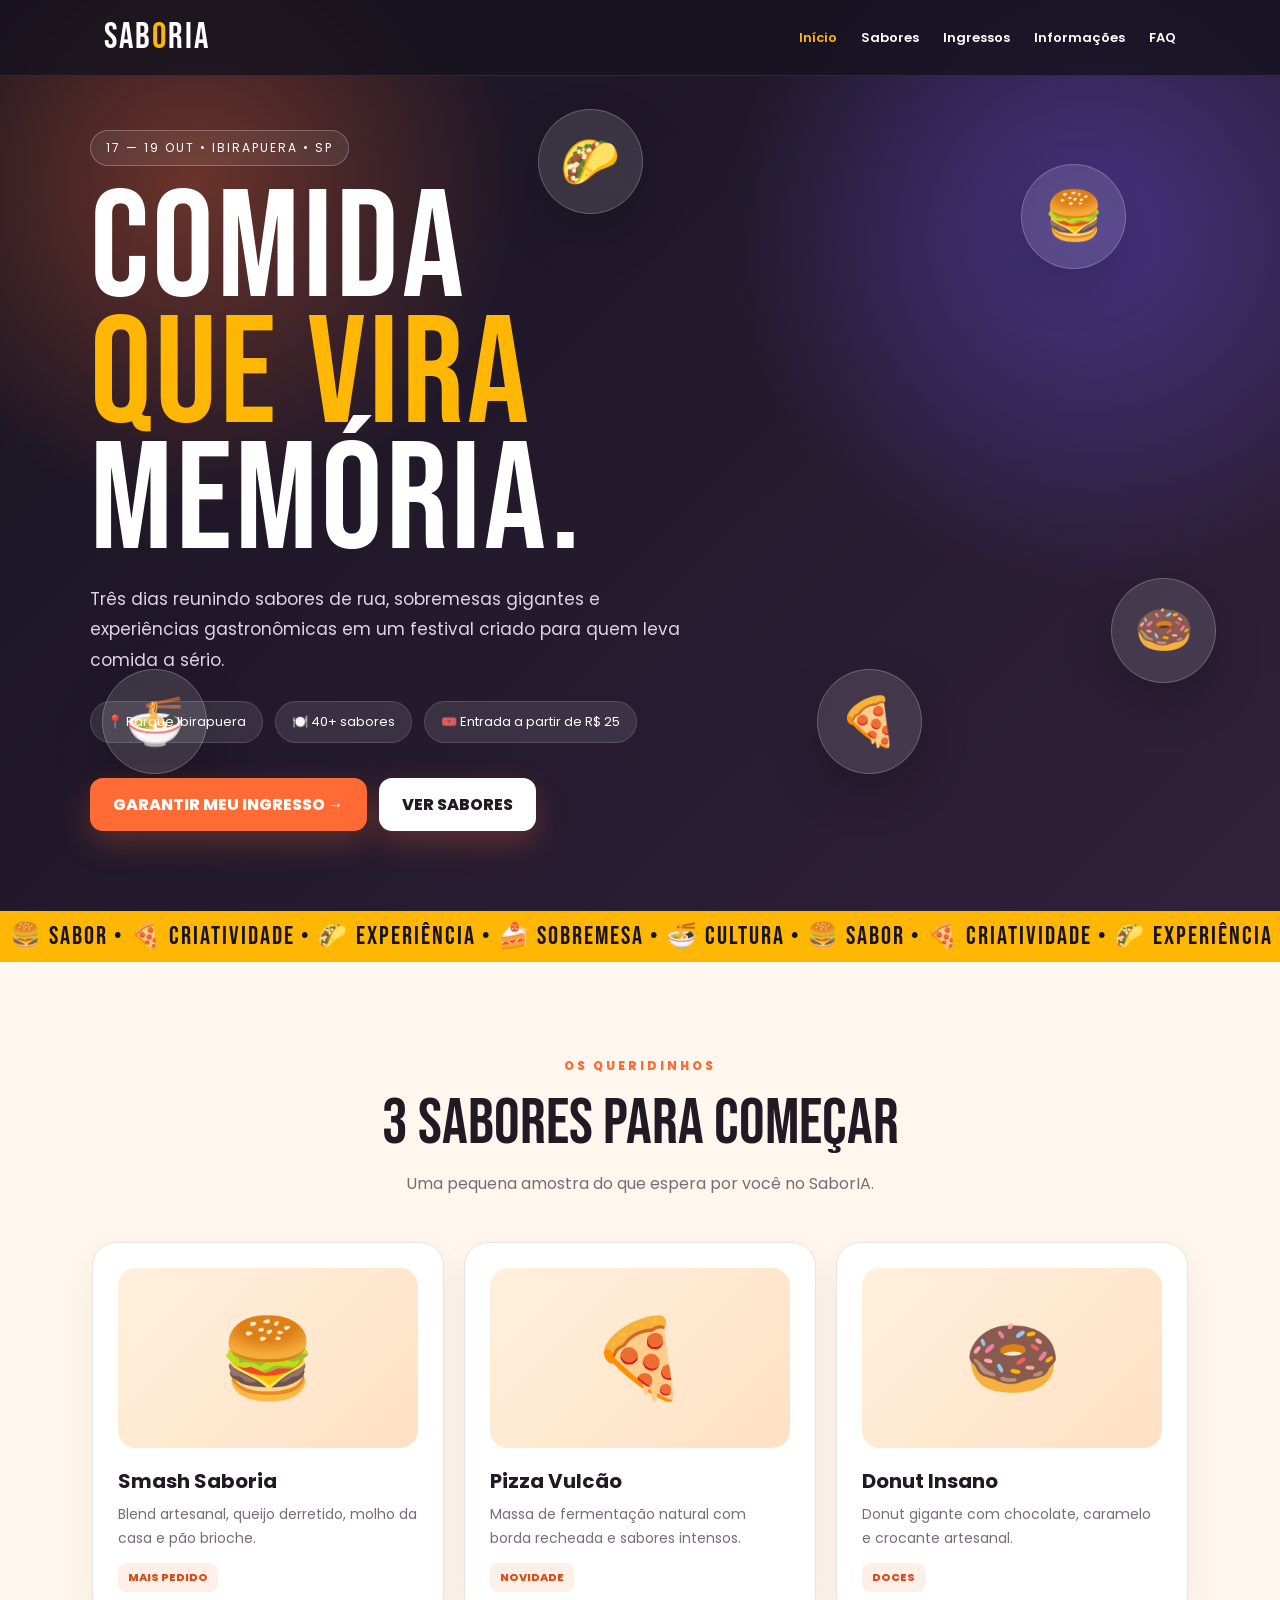
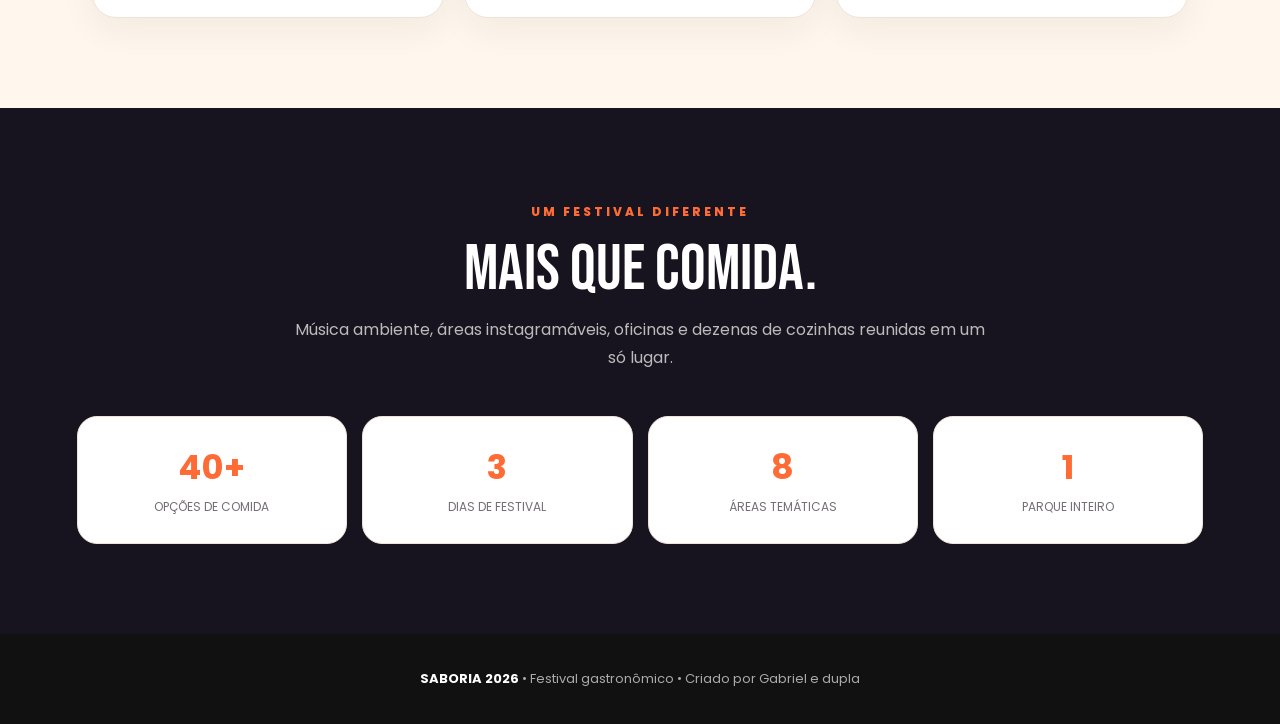
<file: index.html>
<!DOCTYPE html>
<html lang="pt-BR"><head><meta charset="UTF-8"><meta name="viewport" content="width=device-width,initial-scale=1.0"><title>Saboria | Festival de Comida</title><link rel="stylesheet" href="style.css"></head>
<body>
<header><div class="nav"><a class="logo" href="index.html">SAB<span>O</span>RIA</a><div class="menu-btn" onclick="document.querySelector('.nav').classList.toggle('open')">☰</div><nav><a class="active" href="index.html">Início</a><a href="lineup.html">Sabores</a><a href="ingressos.html">Ingressos</a><a href="informacoes.html">Informações</a><a href="faq.html">FAQ</a></nav></div></header>
<main>
<section class="hero"><div class="bubbles"><div class="food">🍔</div><div class="food">🍕</div><div class="food">🍩</div><div class="food">🌮</div><div class="food">🍜</div></div><div class="hero-inner reveal"><span class="kicker">17 — 19 OUT • IBIRAPUERA • SP</span><h1>COMIDA<br><span>QUE VIRA</span><br>MEMÓRIA.</h1><p>Três dias reunindo sabores de rua, sobremesas gigantes e experiências gastronômicas em um festival criado para quem leva comida a sério.</p><div class="hero-info"><span class="pill">📍 Parque Ibirapuera</span><span class="pill">🍽️ 40+ sabores</span><span class="pill">🎟️ Entrada a partir de R$ 25</span></div><a class="btn" href="ingressos.html">GARANTIR MEU INGRESSO →</a> <a class="btn alt" href="lineup.html">VER SABORES</a></div></section>
<div class="marquee"><span>🍔 SABOR • 🍕 CRIATIVIDADE • 🌮 EXPERIÊNCIA • 🍰 SOBREMESA • 🍜 CULTURA • 🍔 SABOR • 🍕 CRIATIVIDADE • 🌮 EXPERIÊNCIA • 🍰 SOBREMESA • 🍜 CULTURA • </span></div>
<section class="section"><div class="section-head"><span class="eyebrow">Os queridinhos</span><h2>3 sabores para começar</h2><p>Uma pequena amostra do que espera por você no SaborIA.</p></div><div class="grid">
<article class="card"><div class="food-icon">🍔</div><h3>Smash Saboria</h3><p>Blend artesanal, queijo derretido, molho da casa e pão brioche.</p><span class="tag">MAIS PEDIDO</span></article>
<article class="card"><div class="food-icon">🍕</div><h3>Pizza Vulcão</h3><p>Massa de fermentação natural com borda recheada e sabores intensos.</p><span class="tag">NOVIDADE</span></article>
<article class="card"><div class="food-icon">🍩</div><h3>Donut Insano</h3><p>Donut gigante com chocolate, caramelo e crocante artesanal.</p><span class="tag">DOCES</span></article>
</div></section>
<section class="section dark"><div class="section-head"><span class="eyebrow">Um festival diferente</span><h2>MAIS QUE COMIDA.</h2><p style="color:#bbb">Música ambiente, áreas instagramáveis, oficinas e dezenas de cozinhas reunidas em um só lugar.</p></div><div class="stats"><div class="stat"><strong>40+</strong><span>OPÇÕES DE COMIDA</span></div><div class="stat"><strong>3</strong><span>DIAS DE FESTIVAL</span></div><div class="stat"><strong>8</strong><span>ÁREAS TEMÁTICAS</span></div><div class="stat"><strong>1</strong><span>PARQUE INTEIRO</span></div></div></section>
</main><footer><strong>SABORIA 2026</strong> • Festival gastronômico • Criado por Gabriel e dupla</footer>
</body></html>
</file>
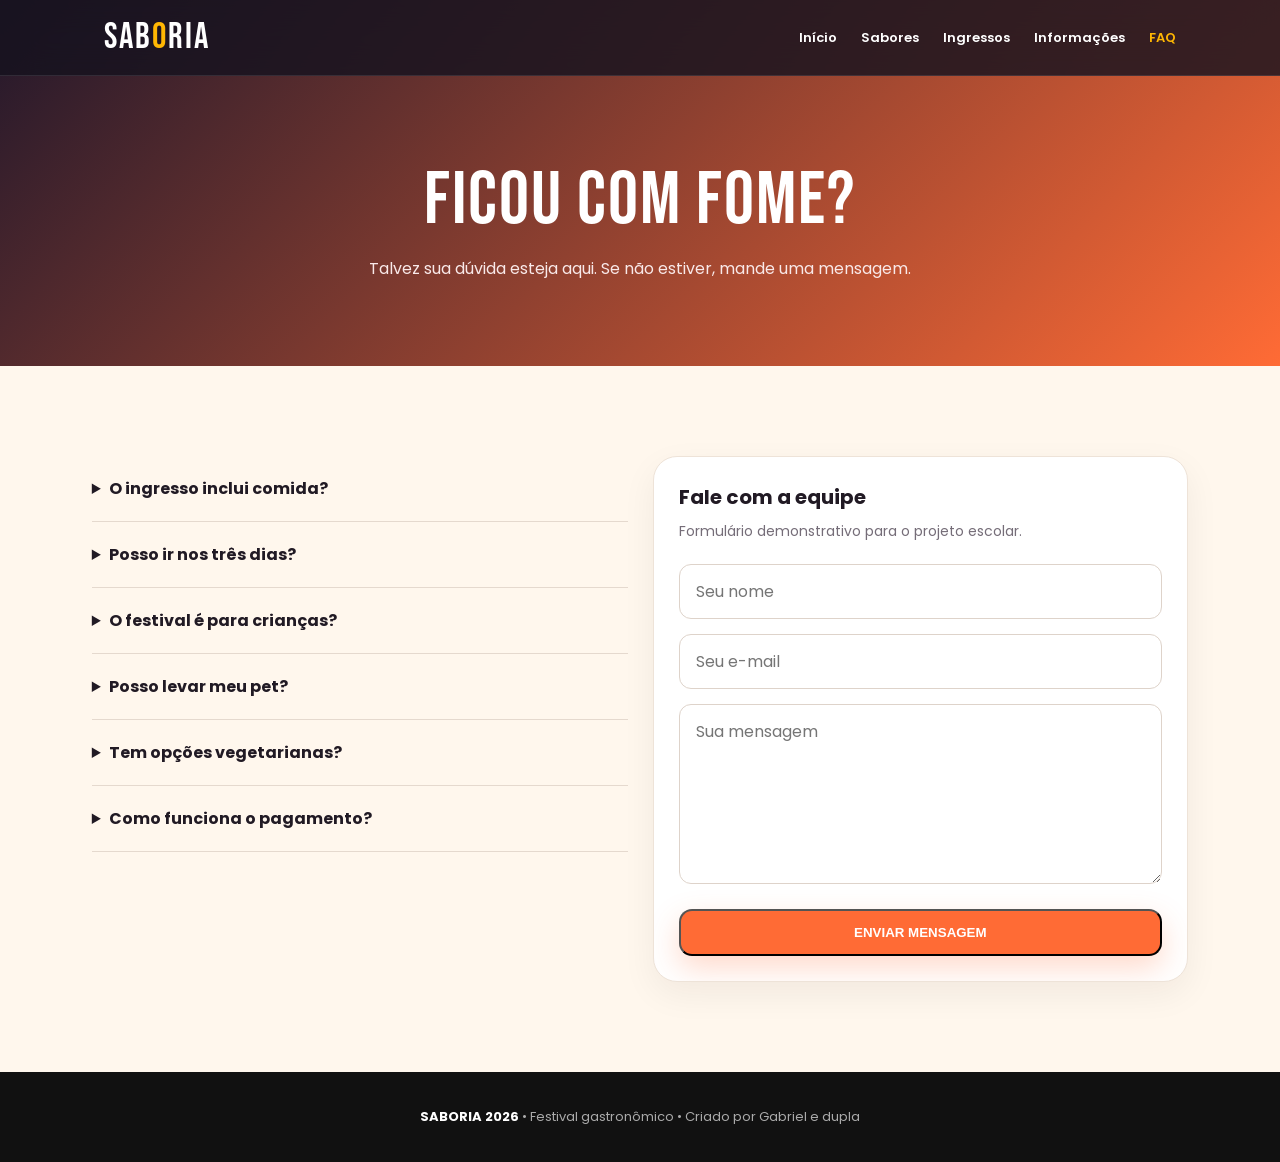
<file: faq.html>
<!DOCTYPE html>
<html lang="pt-BR"><head><meta charset="UTF-8"><meta name="viewport" content="width=device-width,initial-scale=1.0"><title>FAQ | Saboria</title><link rel="stylesheet" href="style.css"></head>
<body><header><div class="nav"><a class="logo" href="index.html">SAB<span>O</span>RIA</a><div class="menu-btn" onclick="document.querySelector('.nav').classList.toggle('open')">☰</div><nav><a href="index.html">Início</a><a href="lineup.html">Sabores</a><a href="ingressos.html">Ingressos</a><a href="informacoes.html">Informações</a><a class="active" href="faq.html">FAQ</a></nav></div></header>
<div class="page-hero"><h1>FICOU COM FOME?</h1><p>Talvez sua dúvida esteja aqui. Se não estiver, mande uma mensagem.</p></div>
<section class="section"><div class="info-grid"><div>
<details class="faq"><summary>O ingresso inclui comida?</summary><p>O ingresso dá acesso ao festival. Os pratos são vendidos separadamente, exceto quando indicado em uma experiência especial.</p></details>
<details class="faq"><summary>Posso ir nos três dias?</summary><p>Sim. O Passaporte 3 Dias permite acesso durante os três dias do evento.</p></details>
<details class="faq"><summary>O festival é para crianças?</summary><p>Sim. O evento possui áreas para famílias. Crianças devem estar acompanhadas de um responsável.</p></details>
<details class="faq"><summary>Posso levar meu pet?</summary><p>O acesso de animais deve seguir as regras do local e as áreas sinalizadas pela organização.</p></details>
<details class="faq"><summary>Tem opções vegetarianas?</summary><p>Sim. O festival possui opções vegetarianas e diferentes estilos de alimentação.</p></details>
<details class="faq"><summary>Como funciona o pagamento?</summary><p>As barracas aceitam cartão e meios digitais. Consulte cada estabelecimento para confirmar as formas disponíveis.</p></details>
</div>
<div class="card"><h3>Fale com a equipe</h3><p style="color:#756d78;margin:8px 0 20px">Formulário demonstrativo para o projeto escolar.</p><form><input class="input" type="text" placeholder="Seu nome"><input class="input" type="email" placeholder="Seu e-mail"><textarea rows="6" placeholder="Sua mensagem"></textarea><button class="btn" type="button">ENVIAR MENSAGEM</button></form></div></div></section>
<footer><strong>SABORIA 2026</strong> • Festival gastronômico • Criado por Gabriel e dupla</footer></body></html>
</file>
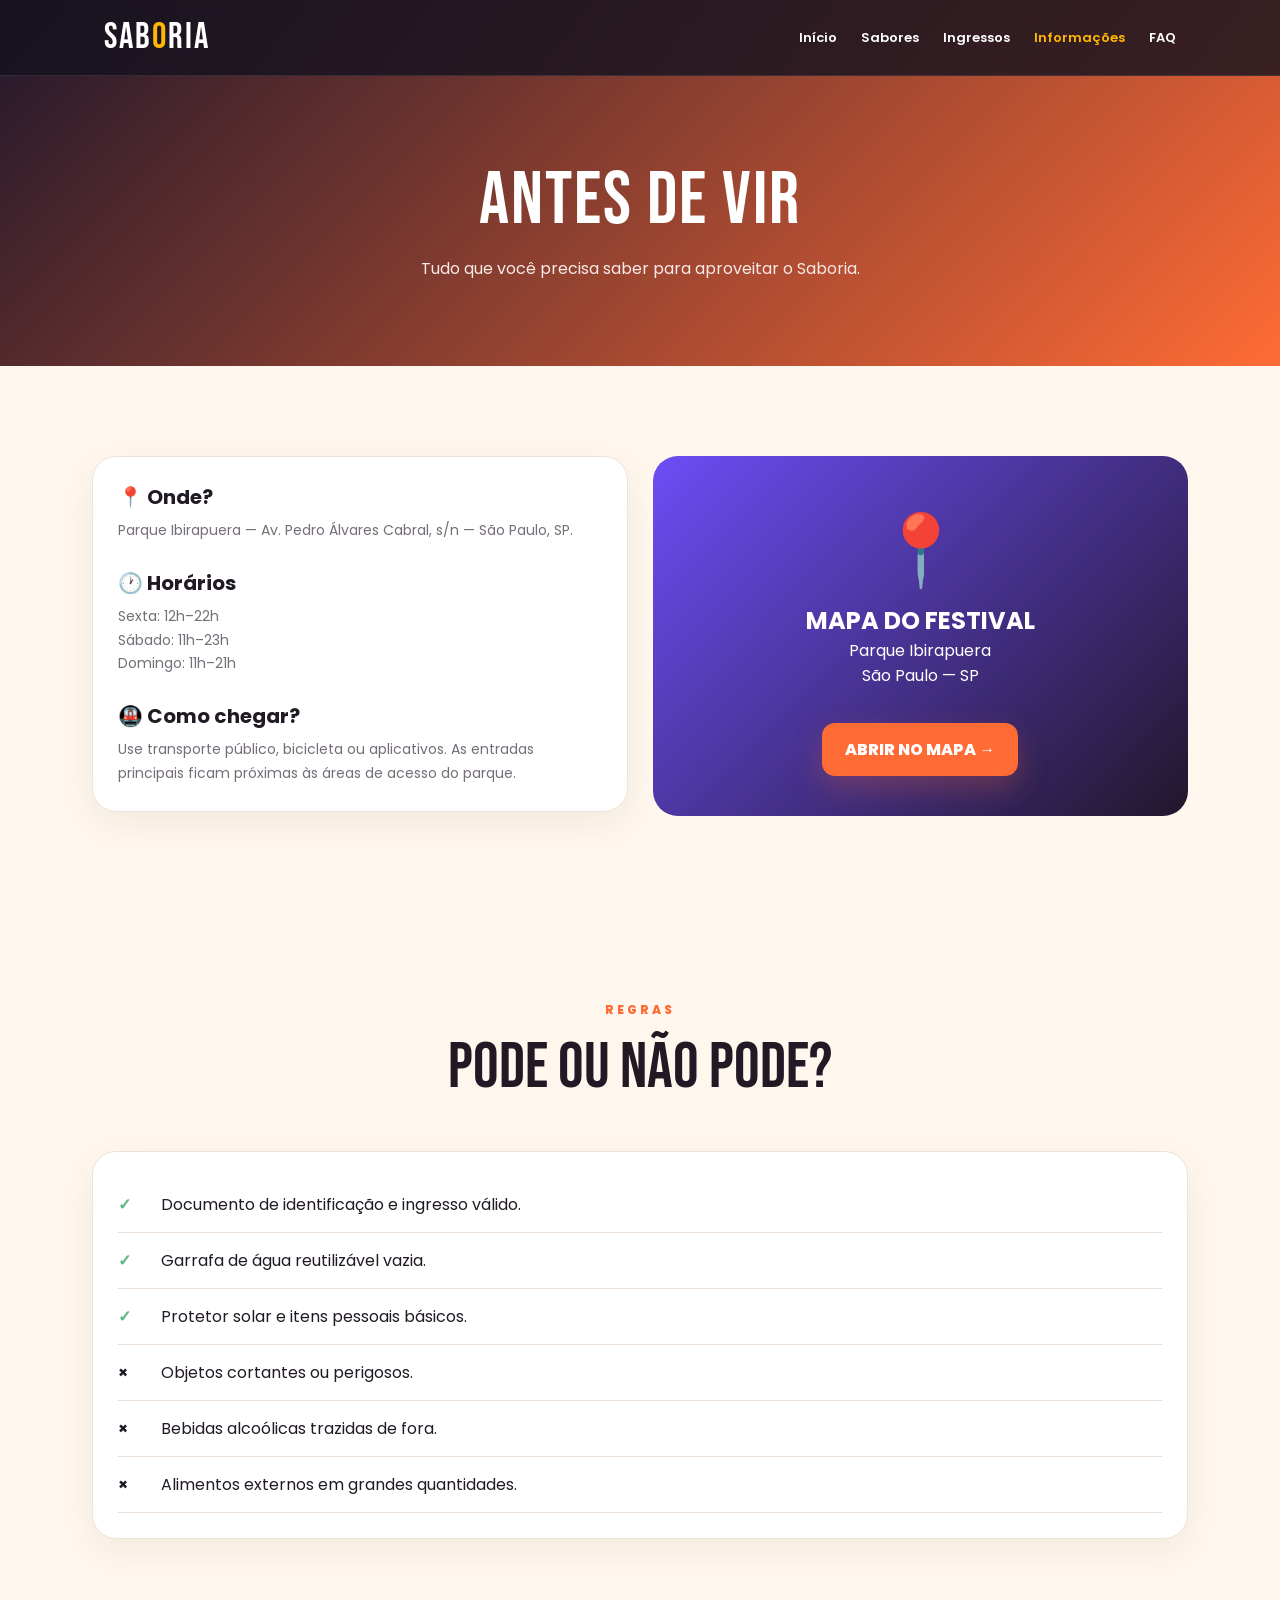
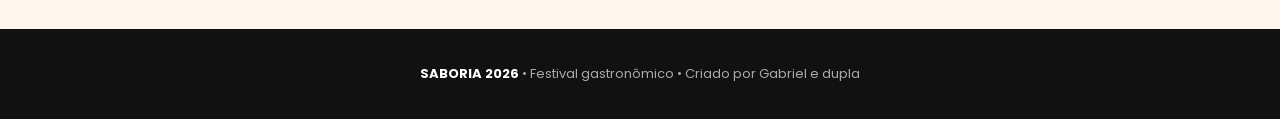
<file: informacoes.html>
<!DOCTYPE html>
<html lang="pt-BR"><head><meta charset="UTF-8"><meta name="viewport" content="width=device-width,initial-scale=1.0"><title>Informações | Saboria</title><link rel="stylesheet" href="style.css"></head>
<body><header><div class="nav"><a class="logo" href="index.html">SAB<span>O</span>RIA</a><div class="menu-btn" onclick="document.querySelector('.nav').classList.toggle('open')">☰</div><nav><a href="index.html">Início</a><a href="lineup.html">Sabores</a><a href="ingressos.html">Ingressos</a><a class="active" href="informacoes.html">Informações</a><a href="faq.html">FAQ</a></nav></div></header>
<div class="page-hero"><h1>ANTES DE VIR</h1><p>Tudo que você precisa saber para aproveitar o Saboria.</p></div>
<section class="section"><div class="info-grid"><div><div class="card"><h3>📍 Onde?</h3><p>Parque Ibirapuera — Av. Pedro Álvares Cabral, s/n — São Paulo, SP.</p><br><h3>🕐 Horários</h3><p>Sexta: 12h–22h<br>Sábado: 11h–23h<br>Domingo: 11h–21h</p><br><h3>🚇 Como chegar?</h3><p>Use transporte público, bicicleta ou aplicativos. As entradas principais ficam próximas às áreas de acesso do parque.</p></div></div>
<div class="map"><div><div class="pin">📍</div><h2>MAPA DO FESTIVAL</h2><p>Parque Ibirapuera<br>São Paulo — SP</p><br><a class="btn" href="https://www.google.com/maps/search/Parque+Ibirapuera" target="_blank">ABRIR NO MAPA →</a></div></div></div></section>
<section class="section"><div class="section-head"><span class="eyebrow">Regras</span><h2>PODE OU NÃO PODE?</h2></div><div class="card">
<div class="rule"><b class="ok">✓</b><span>Documento de identificação e ingresso válido.</span></div>
<div class="rule"><b class="ok">✓</b><span>Garrafa de água reutilizável vazia.</span></div>
<div class="rule"><b class="ok">✓</b><span>Protetor solar e itens pessoais básicos.</span></div>
<div class="rule"><b class="no">×</b><span>Objetos cortantes ou perigosos.</span></div>
<div class="rule"><b class="no">×</b><span>Bebidas alcoólicas trazidas de fora.</span></div>
<div class="rule"><b class="no">×</b><span>Alimentos externos em grandes quantidades.</span></div>
</div></section>
<footer><strong>SABORIA 2026</strong> • Festival gastronômico • Criado por Gabriel e dupla</footer></body></html>
</file>
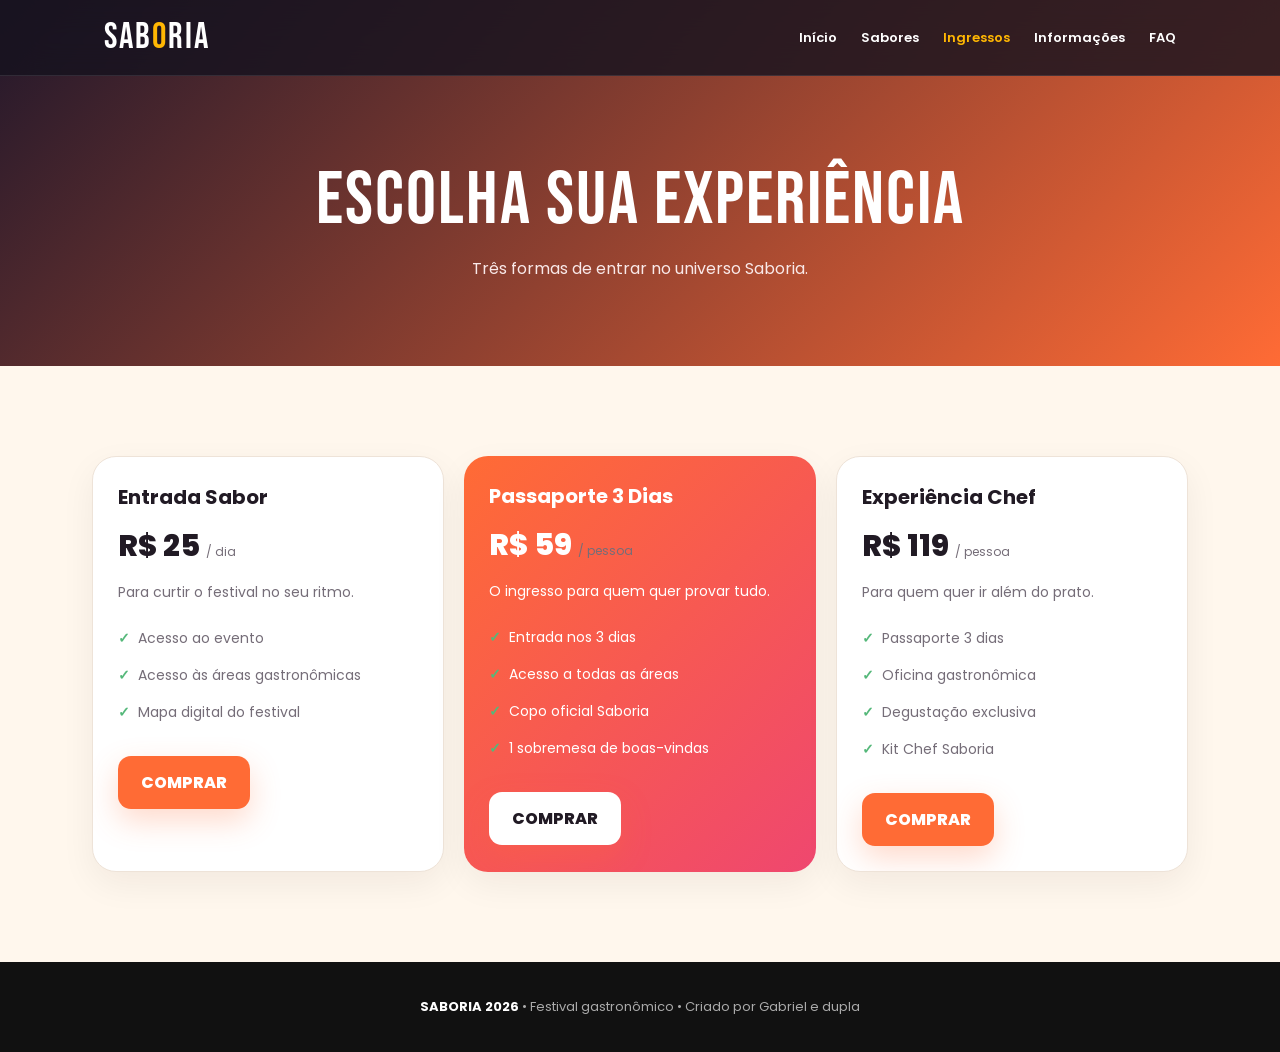
<file: ingressos.html>
<!DOCTYPE html>
<html lang="pt-BR"><head><meta charset="UTF-8"><meta name="viewport" content="width=device-width,initial-scale=1.0"><title>Ingressos | Saboria</title><link rel="stylesheet" href="style.css"></head>
<body><header><div class="nav"><a class="logo" href="index.html">SAB<span>O</span>RIA</a><div class="menu-btn" onclick="document.querySelector('.nav').classList.toggle('open')">☰</div><nav><a href="index.html">Início</a><a href="lineup.html">Sabores</a><a class="active" href="ingressos.html">Ingressos</a><a href="informacoes.html">Informações</a><a href="faq.html">FAQ</a></nav></div></header>
<div class="page-hero"><h1>ESCOLHA SUA EXPERIÊNCIA</h1><p>Três formas de entrar no universo Saboria.</p></div>
<section class="section"><div class="grid">
<article class="card"><h3>Entrada Sabor</h3><div class="price">R$ 25 <small>/ dia</small></div><p>Para curtir o festival no seu ritmo.</p><ul class="list"><li>Acesso ao evento</li><li>Acesso às áreas gastronômicas</li><li>Mapa digital do festival</li></ul><a class="btn" href="#">COMPRAR</a></article>
<article class="card highlight"><h3>Passaporte 3 Dias</h3><div class="price">R$ 59 <small>/ pessoa</small></div><p>O ingresso para quem quer provar tudo.</p><ul class="list"><li>Entrada nos 3 dias</li><li>Acesso a todas as áreas</li><li>Copo oficial Saboria</li><li>1 sobremesa de boas-vindas</li></ul><a class="btn" style="background:#fff;color:#211a24" href="#">COMPRAR</a></article>
<article class="card"><h3>Experiência Chef</h3><div class="price">R$ 119 <small>/ pessoa</small></div><p>Para quem quer ir além do prato.</p><ul class="list"><li>Passaporte 3 dias</li><li>Oficina gastronômica</li><li>Degustação exclusiva</li><li>Kit Chef Saboria</li></ul><a class="btn" href="#">COMPRAR</a></article>
</div></section>
<footer><strong>SABORIA 2026</strong> • Festival gastronômico • Criado por Gabriel e dupla</footer></body></html>
</file>
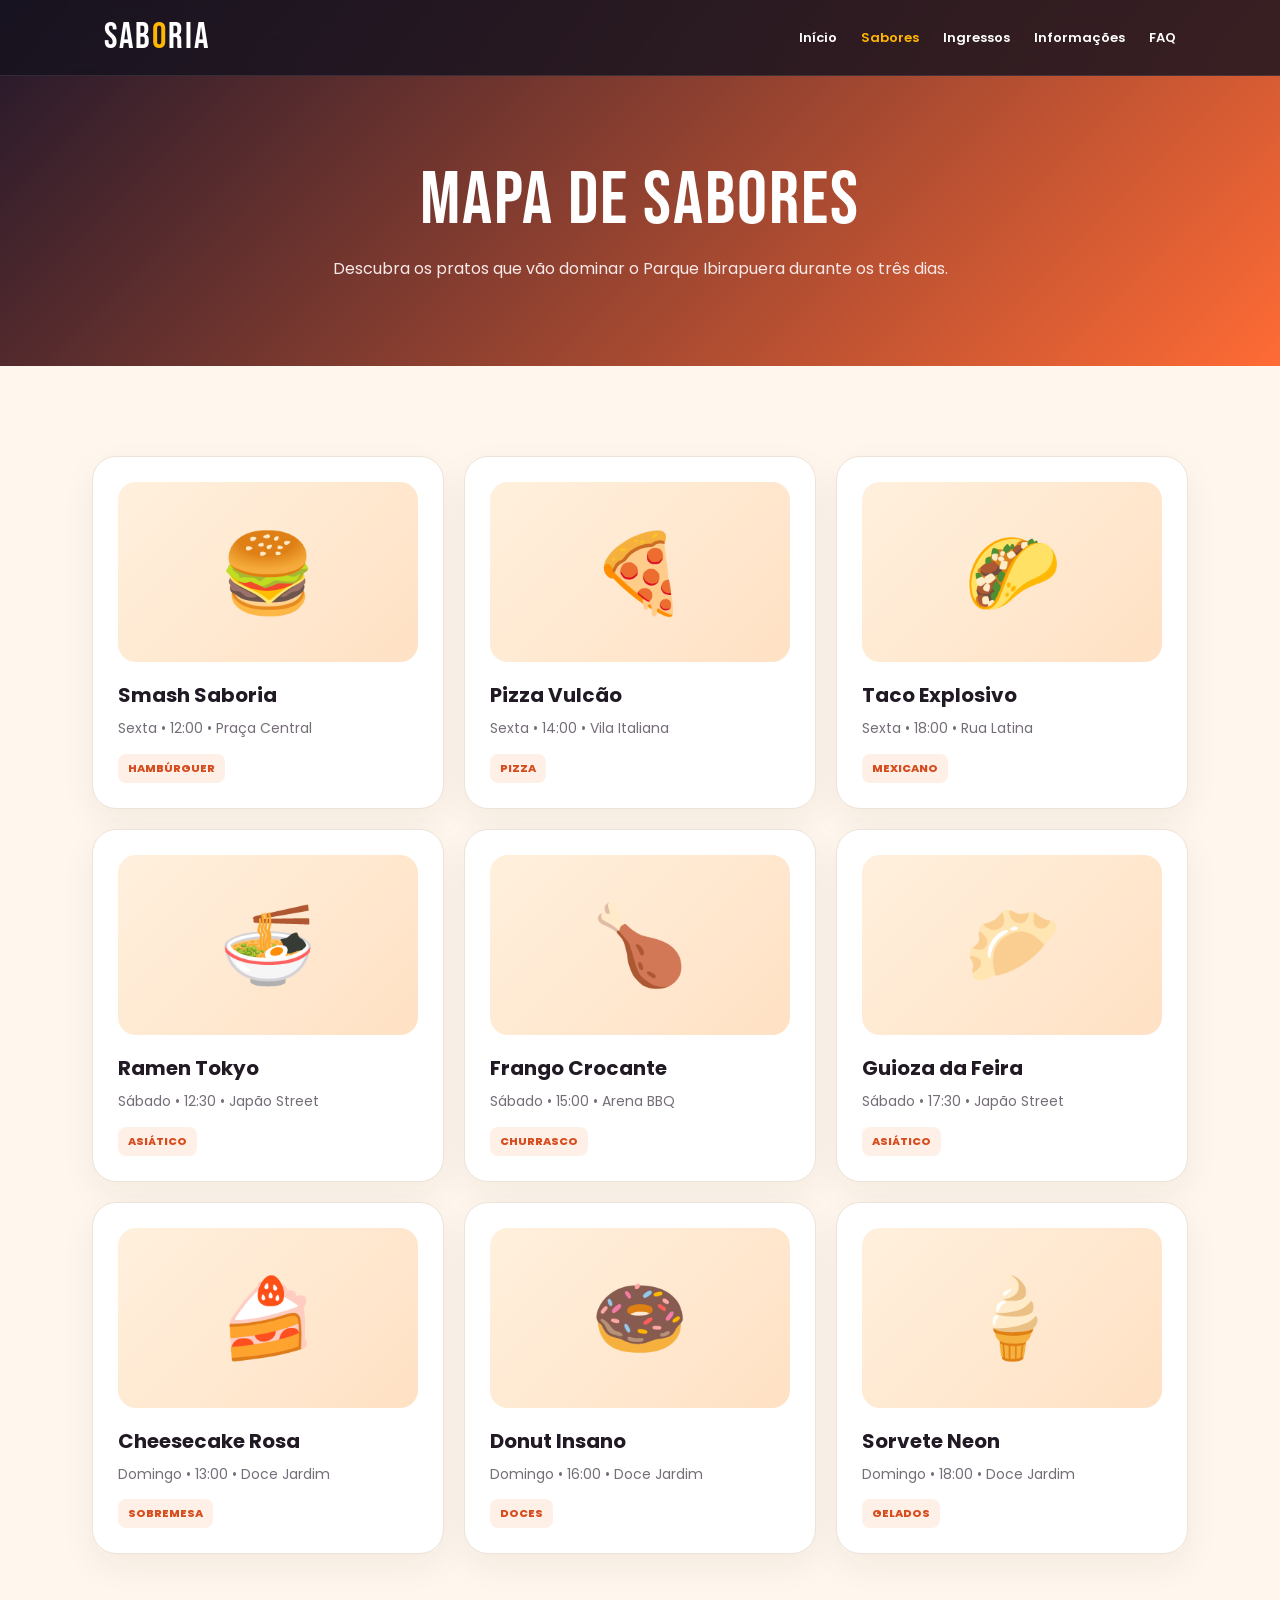
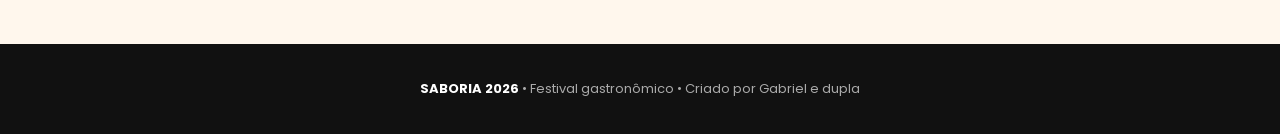
<file: lineup.html>
<!DOCTYPE html>
<html lang="pt-BR"><head><meta charset="UTF-8"><meta name="viewport" content="width=device-width,initial-scale=1.0"><title>Sabores | Saboria</title><link rel="stylesheet" href="style.css"></head>
<body><header><div class="nav"><a class="logo" href="index.html">SAB<span>O</span>RIA</a><div class="menu-btn" onclick="document.querySelector('.nav').classList.toggle('open')">☰</div><nav><a href="index.html">Início</a><a class="active" href="lineup.html">Sabores</a><a href="ingressos.html">Ingressos</a><a href="informacoes.html">Informações</a><a href="faq.html">FAQ</a></nav></div></header>
<div class="page-hero"><h1>MAPA DE SABORES</h1><p>Descubra os pratos que vão dominar o Parque Ibirapuera durante os três dias.</p></div>
<section class="section"><div class="grid">
<article class="card"><div class="food-icon">🍔</div><h3>Smash Saboria</h3><p>Sexta • 12:00 • Praça Central</p><span class="tag">HAMBÚRGUER</span></article>
<article class="card"><div class="food-icon">🍕</div><h3>Pizza Vulcão</h3><p>Sexta • 14:00 • Vila Italiana</p><span class="tag">PIZZA</span></article>
<article class="card"><div class="food-icon">🌮</div><h3>Taco Explosivo</h3><p>Sexta • 18:00 • Rua Latina</p><span class="tag">MEXICANO</span></article>
<article class="card"><div class="food-icon">🍜</div><h3>Ramen Tokyo</h3><p>Sábado • 12:30 • Japão Street</p><span class="tag">ASIÁTICO</span></article>
<article class="card"><div class="food-icon">🍗</div><h3>Frango Crocante</h3><p>Sábado • 15:00 • Arena BBQ</p><span class="tag">CHURRASCO</span></article>
<article class="card"><div class="food-icon">🥟</div><h3>Guioza da Feira</h3><p>Sábado • 17:30 • Japão Street</p><span class="tag">ASIÁTICO</span></article>
<article class="card"><div class="food-icon">🍰</div><h3>Cheesecake Rosa</h3><p>Domingo • 13:00 • Doce Jardim</p><span class="tag">SOBREMESA</span></article>
<article class="card"><div class="food-icon">🍩</div><h3>Donut Insano</h3><p>Domingo • 16:00 • Doce Jardim</p><span class="tag">DOCES</span></article>
<article class="card"><div class="food-icon">🍦</div><h3>Sorvete Neon</h3><p>Domingo • 18:00 • Doce Jardim</p><span class="tag">GELADOS</span></article>
</div></section>
<footer><strong>SABORIA 2026</strong> • Festival gastronômico • Criado por Gabriel e dupla</footer></body></html>
</file>
<file: style.css>
@import url('https://fonts.googleapis.com/css2?family=Bebas+Neue&family=Poppins:wght@300;400;500;600;700;800&display=swap');

:root{
  --bg:#fff7ed; --ink:#211a24; --dark:#17131f; --orange:#ff6b35;
  --yellow:#ffb703; --pink:#ef476f; --purple:#7657ff; --green:#55b87a;
  --white:#fff; --muted:#756d78; --card:#ffffff;
}
*{box-sizing:border-box;margin:0;padding:0}
html{scroll-behavior:smooth}
body{font-family:Poppins,sans-serif;background:var(--bg);color:var(--ink);overflow-x:hidden}
a{text-decoration:none;color:inherit}
header{position:fixed;top:0;width:100%;z-index:1000;background:rgba(23,19,31,.82);backdrop-filter:blur(18px);border-bottom:1px solid rgba(255,255,255,.1)}
.nav{max-width:1200px;margin:auto;padding:16px 5%;display:flex;align-items:center;justify-content:space-between}
.logo{font:36px 'Bebas Neue';letter-spacing:2px;color:#fff}.logo span{color:var(--yellow)}
nav{display:flex;gap:24px;align-items:center}nav a{color:#fff;font-size:13px;font-weight:600;transition:.25s}nav a:hover,nav a.active{color:var(--yellow)}
.menu-btn{display:none;color:#fff;font-size:26px;cursor:pointer}

.hero{min-height:100vh;position:relative;overflow:hidden;background:
radial-gradient(circle at 15% 20%,rgba(255,107,53,.35),transparent 25%),
radial-gradient(circle at 85% 25%,rgba(118,87,255,.4),transparent 28%),
linear-gradient(135deg,#17131f,#30213b);color:#fff;display:flex;align-items:center;padding:130px 7% 80px}
.hero-inner{max-width:1200px;width:100%;margin:auto;position:relative;z-index:2}
.kicker{display:inline-block;border:1px solid rgba(255,255,255,.25);border-radius:100px;padding:8px 15px;font-size:12px;letter-spacing:2px;text-transform:uppercase;background:rgba(255,255,255,.08)}
.hero h1{font:clamp(70px,12vw,170px)/.82 'Bebas Neue';letter-spacing:3px;margin:22px 0 18px;text-transform:uppercase}
.hero h1 span{color:var(--yellow)}
.hero p{max-width:620px;color:#ddd4e2;font-size:17px;line-height:1.8}
.hero-info{display:flex;gap:12px;flex-wrap:wrap;margin:25px 0}
.pill{padding:10px 16px;border-radius:100px;background:rgba(255,255,255,.1);border:1px solid rgba(255,255,255,.14);font-size:13px}
.btn{display:inline-block;margin-top:10px;padding:14px 23px;border-radius:13px;background:var(--orange);color:#fff;font-weight:800;box-shadow:0 12px 30px rgba(255,107,53,.25);transition:.25s}
.btn:hover{transform:translateY(-3px) scale(1.02);background:#ff7c4b}
.btn.alt{background:#fff;color:var(--ink);margin-left:8px}

.bubbles{position:absolute;inset:0;pointer-events:none}
.food{position:absolute;width:105px;height:105px;border-radius:50%;display:grid;place-items:center;font-size:48px;background:rgba(255,255,255,.12);border:1px solid rgba(255,255,255,.22);box-shadow:0 20px 50px rgba(0,0,0,.2);backdrop-filter:blur(10px);animation:float 7s ease-in-out infinite}
.food:nth-child(1){right:12%;top:18%;animation-delay:-1s}.food:nth-child(2){right:28%;bottom:15%;animation-delay:-3s}.food:nth-child(3){right:5%;bottom:25%;animation-delay:-5s}.food:nth-child(4){left:42%;top:12%;animation-delay:-2s}.food:nth-child(5){left:8%;bottom:15%;animation-delay:-4s}
@keyframes float{0%,100%{transform:translateY(0) rotate(-4deg)}50%{transform:translateY(-28px) rotate(5deg)}}

.section{padding:90px 6%;max-width:1250px;margin:auto}.section.dark{max-width:none;background:var(--dark);color:#fff}
.section-head{text-align:center;max-width:700px;margin:0 auto 45px}.section-head .eyebrow{color:var(--orange);font-size:12px;text-transform:uppercase;letter-spacing:3px;font-weight:800}.section-head h2{font:64px 'Bebas Neue';margin:8px 0}.section-head p{color:var(--muted);line-height:1.7}
.grid{display:grid;grid-template-columns:repeat(3,1fr);gap:20px}
.card{background:var(--card);border-radius:24px;padding:25px;border:1px solid #eee3d8;box-shadow:0 12px 35px rgba(39,25,15,.06);transition:.3s;position:relative;overflow:hidden}
.card:hover{transform:translateY(-8px) rotate(.3deg);box-shadow:0 25px 55px rgba(39,25,15,.13)}
.food-icon{height:180px;border-radius:18px;display:grid;place-items:center;font-size:78px;background:linear-gradient(135deg,#fff0dd,#ffe1c4);margin-bottom:18px}
.card h3{font-size:20px;margin-bottom:7px}.card p{color:var(--muted);font-size:14px;line-height:1.7}.tag{display:inline-block;margin-top:13px;padding:6px 10px;border-radius:8px;background:#fff0e7;color:#d64d1f;font-size:11px;font-weight:800}
.price{font-size:30px;font-weight:800;margin:12px 0}.price small{font-size:12px;color:var(--muted);font-weight:400}
.list{list-style:none;margin:15px 0}.list li{padding:8px 0;color:var(--muted);font-size:14px}.list li::before{content:"✓";color:var(--green);font-weight:800;margin-right:8px}
.highlight{background:linear-gradient(135deg,#ff6b35,#ef476f);color:#fff;border:0}.highlight p,.highlight .list li{color:#fff}.highlight .tag{background:rgba(255,255,255,.18);color:#fff}
.stats{display:grid;grid-template-columns:repeat(4,1fr);gap:15px;margin-top:30px}.stat{padding:25px;border-radius:20px;background:#fff;border:1px solid #eee3d8;text-align:center}.stat strong{display:block;font-size:34px;color:var(--orange)}.stat span{font-size:12px;color:var(--muted)}

.page-hero{padding:155px 6% 75px;background:linear-gradient(135deg,#21172b,#ff6b35);color:#fff;text-align:center}.page-hero h1{font:75px 'Bebas Neue';letter-spacing:2px}.page-hero p{max-width:650px;margin:10px auto;color:#f9e9e9}

.info-grid{display:grid;grid-template-columns:1fr 1fr;gap:25px}.map{min-height:360px;border-radius:25px;background:linear-gradient(135deg,#6c4df6,#21172b);display:grid;place-items:center;color:#fff;text-align:center;padding:30px}.map .pin{font-size:70px}
.rule{display:flex;gap:15px;padding:15px 0;border-bottom:1px solid #eadfd4}.rule b{min-width:28px}.ok{color:var(--green)}.no{color:var(--red)}
form{display:grid;gap:15px}.input,textarea{width:100%;padding:14px 16px;border:1px solid #ded3ca;border-radius:12px;background:#fff;font:inherit;outline:none}.input:focus,textarea:focus{border-color:var(--orange);box-shadow:0 0 0 3px rgba(255,107,53,.1)}
.faq{border-bottom:1px solid #e5d9ce;padding:20px 0}.faq summary{cursor:pointer;font-weight:700}.faq p{color:var(--muted);padding:12px 0 0;line-height:1.7}

footer{background:#111;color:#aaa;padding:35px 6%;text-align:center;font-size:13px}footer strong{color:#fff}

.reveal{animation:reveal .7s both}@keyframes reveal{from{opacity:0;transform:translateY(22px)}to{opacity:1;transform:none}}
.marquee{overflow:hidden;background:var(--yellow);color:#17131f;font:25px 'Bebas Neue';letter-spacing:2px;white-space:nowrap;padding:10px}.marquee span{display:inline-block;animation:marquee 20s linear infinite}@keyframes marquee{to{transform:translateX(-50%)}}

@media(max-width:800px){
 nav{display:none;position:absolute;top:69px;left:0;right:0;background:#17131f;padding:20px 6%;flex-direction:column;align-items:flex-start}.nav.open nav{display:flex}.menu-btn{display:block}
 .hero{padding-top:130px}.food{width:75px;height:75px;font-size:34px}.food:nth-child(4),.food:nth-child(5){display:none}
 .grid,.info-grid{grid-template-columns:1fr}.stats{grid-template-columns:repeat(2,1fr)}
 .section-head h2{font-size:50px}.page-hero h1{font-size:58px}.btn.alt{margin-left:0}
}
@media(max-width:450px){.stats{grid-template-columns:1fr 1fr}.hero h1{font-size:78px}}
</file>
